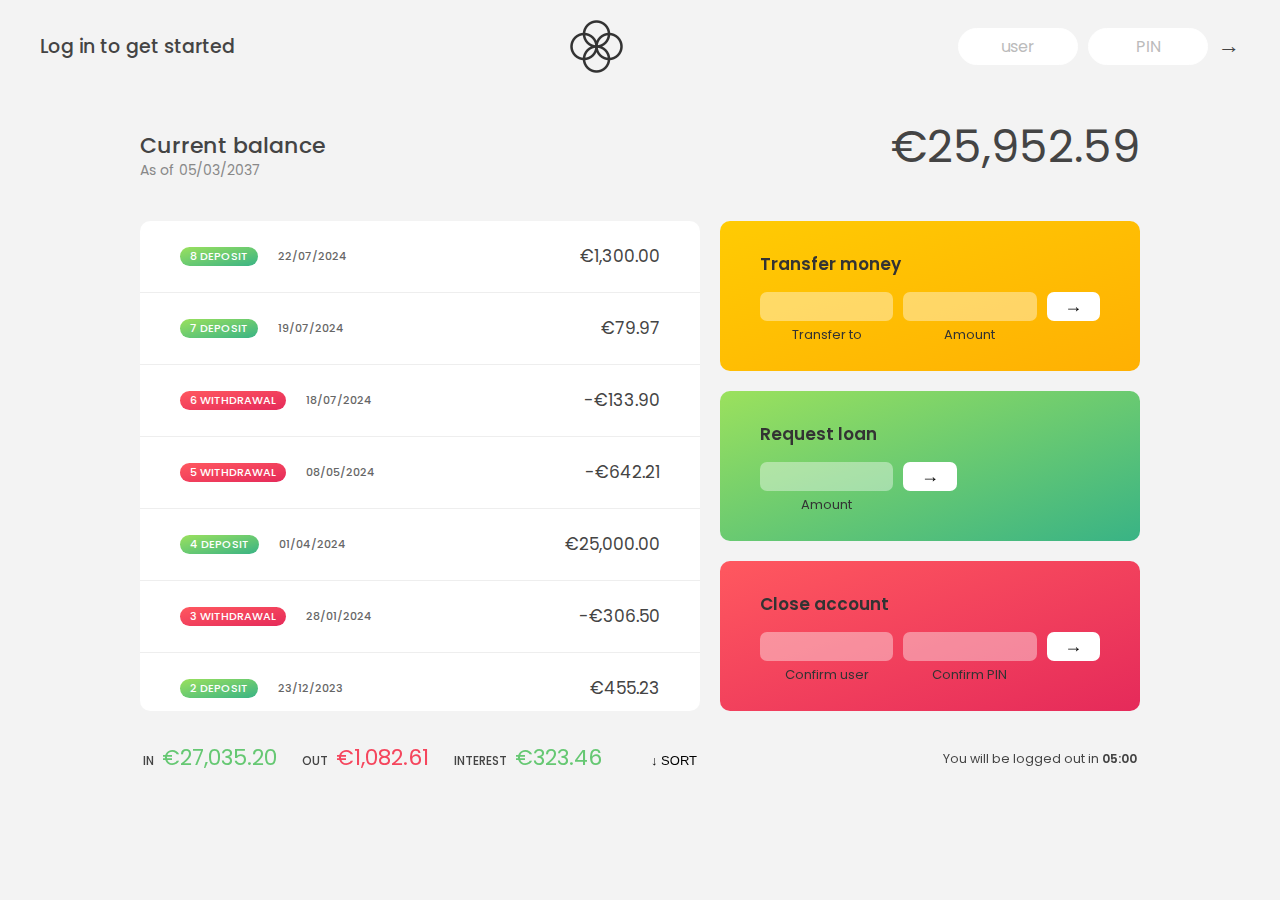
<file: index.html>
<!DOCTYPE html>
<html lang="en">
  <head>
    <meta charset="UTF-8" />
    <meta name="viewport" content="width=device-width, initial-scale=1.0" />
    <meta http-equiv="X-UA-Compatible" content="ie=edge" />
    <link rel="shortcut icon" type="image/png" href="/icon.png" />

    <link
      href="https://fonts.googleapis.com/css?family=Poppins:400,500,600&display=swap"
      rel="stylesheet"
    />

    <link rel="stylesheet" href="style.css" />
    <title>Bankist</title>
  </head>
  <body>
    <!-- TOP NAVIGATION -->
    <nav>
      <p class="welcome">Log in to get started</p>
      <img src="logo.png" alt="Logo" class="logo" />
      <form class="login">
        <input
          type="text"
          placeholder="user"
          class="login__input login__input--user"
        />
        <!-- In practice, use type="password" -->
        <input
          type="password"
          placeholder="PIN"
          maxlength="4"
          class="login__input login__input--pin"
        />
        <button class="login__btn">&rarr;</button>
      </form>
    </nav>

    <main class="app">
      <!-- BALANCE -->
      <div class="balance">
        <div>
          <p class="balance__label">Current balance</p>
          <p class="balance__date">
            As of <span class="date">05/03/2037</span>
          </p>
        </div>
        <p class="balance__value">0000€</p>
      </div>

      <!-- MOVEMENTS -->
      <div class="movements">
        <div class="movements__row">
          <div class="movements__type movements__type--deposit">2 deposit</div>
          <div class="movements__date">3 days ago</div>
          <div class="movements__value">4 000€</div>
        </div>
        <div class="movements__row">
          <div class="movements__type movements__type--withdrawal">
            1 withdrawal
          </div>
          <div class="movements__date">24/01/2037</div>
          <div class="movements__value">-378€</div>
        </div>
      </div>

      <!-- SUMMARY -->
      <div class="summary">
        <p class="summary__label">In</p>
        <p class="summary__value summary__value--in">0000€</p>
        <p class="summary__label">Out</p>
        <p class="summary__value summary__value--out">0000€</p>
        <p class="summary__label">Interest</p>
        <p class="summary__value summary__value--interest">0000€</p>
        <button class="btn--sort">&downarrow; SORT</button>
      </div>

      <!-- OPERATION: TRANSFERS -->
      <div class="operation operation--transfer">
        <h2>Transfer money</h2>
        <form class="form form--transfer">
          <input type="text" class="form__input form__input--to" />
          <input type="number" class="form__input form__input--amount" />
          <button class="form__btn form__btn--transfer">&rarr;</button>
          <label class="form__label">Transfer to</label>
          <label class="form__label">Amount</label>
        </form>
      </div>

      <!-- OPERATION: LOAN -->
      <div class="operation operation--loan">
        <h2>Request loan</h2>
        <form class="form form--loan">
          <input type="number" class="form__input form__input--loan-amount" />
          <button class="form__btn form__btn--loan">&rarr;</button>
          <label class="form__label form__label--loan">Amount</label>
        </form>
      </div>

      <!-- OPERATION: CLOSE -->
      <div class="operation operation--close">
        <h2>Close account</h2>
        <form class="form form--close">
          <input type="text" class="form__input form__input--user" />
          <input
            type="password"
            maxlength="6"
            class="form__input form__input--pin"
          />
          <button class="form__btn form__btn--close">&rarr;</button>
          <label class="form__label">Confirm user</label>
          <label class="form__label">Confirm PIN</label>
        </form>
      </div>

      <!-- LOGOUT TIMER -->
      <p class="logout-timer">
        You will be logged out in <span class="timer">05:00</span>    
      </p>
    </main>
    <script src="script.js"></script>
  </body>
</html>
</file>
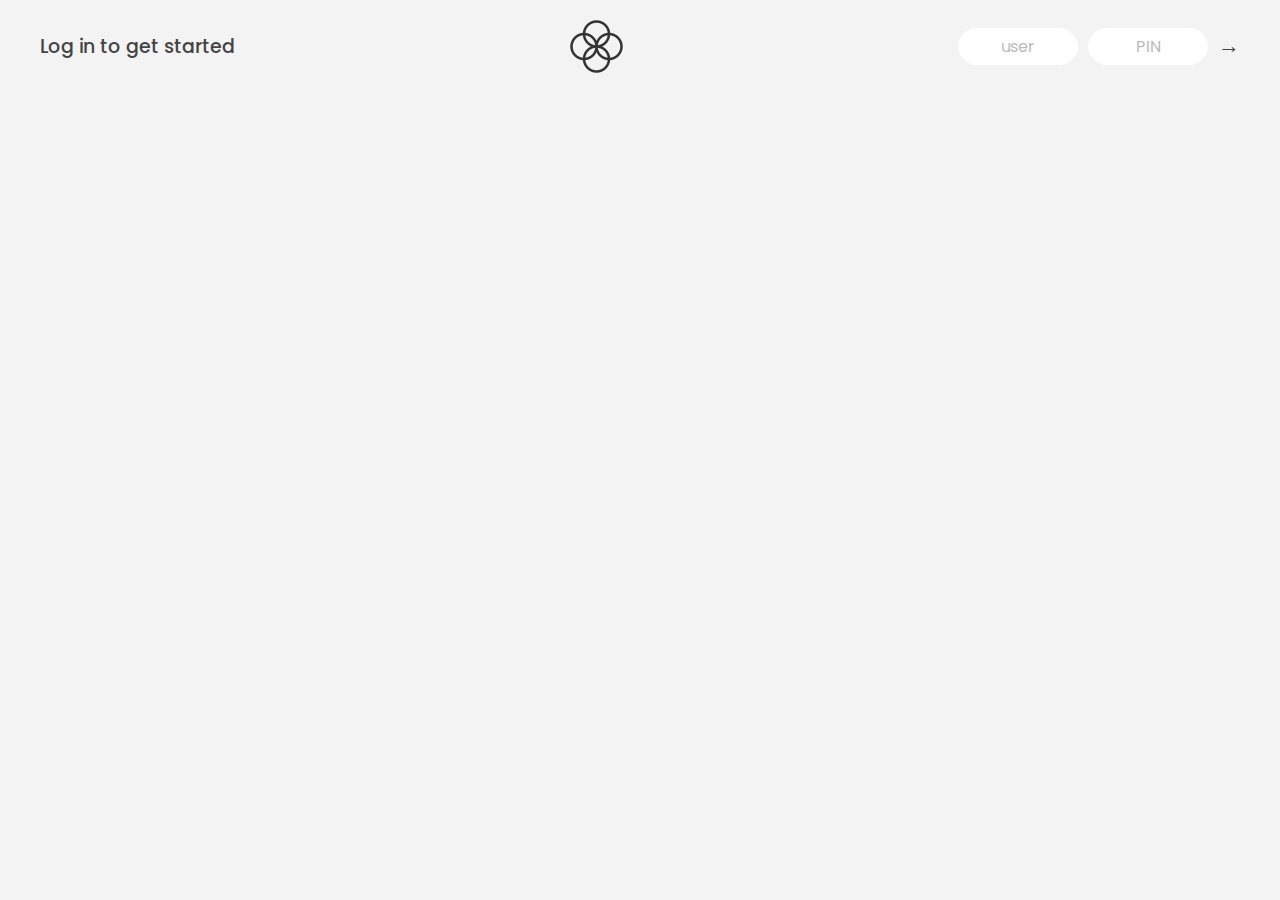
<file: BANKIST APP/index.html>
<!DOCTYPE html>
<html lang="en">
  <head>
    <meta charset="UTF-8" />
    <meta name="viewport" content="width=device-width, initial-scale=1.0" />
    <meta http-equiv="X-UA-Compatible" content="ie=edge" />
    <link rel="shortcut icon" type="image/png" href="/icon.png" />

    <link
      href="https://fonts.googleapis.com/css?family=Poppins:400,500,600&display=swap"
      rel="stylesheet"
    />

    <link rel="stylesheet" href="style.css" />
    <title>Bankist</title>
  </head>
  <body>
    <!-- TOP NAVIGATION -->
    <nav>
      <p class="welcome">Log in to get started</p>
      <img src="logo.png" alt="Logo" class="logo" />
      <form class="login">
        <input
          type="text"
          placeholder="user"
          class="login__input login__input--user"
        />
        <!-- In practice, use type="password" -->
        <input
          type="text"
          placeholder="PIN"
          maxlength="4"
          class="login__input login__input--pin"
        />
        <button class="login__btn">&rarr;</button>
      </form>
    </nav>

    <main class="app">
      <!-- BALANCE -->
      <div class="balance">
        <div>
          <p class="balance__label">Current balance</p>
          <p class="balance__date">
            As of <span class="date">05/03/2037</span>
          </p>
        </div>
        <p class="balance__value">0000€</p>
      </div>

      <!-- MOVEMENTS -->
      <div class="movements">
        <div class="movements__row">
          <div class="movements__type movements__type--deposit">2 deposit</div>
          <div class="movements__date">3 days ago</div>
          <div class="movements__value">4 000€</div>
        </div>
        <div class="movements__row">
          <div class="movements__type movements__type--withdrawal">
            1 withdrawal
          </div>
          <div class="movements__date">24/01/2037</div>
          <div class="movements__value">-378€</div>
        </div>
      </div>

      <!-- SUMMARY -->
      <div class="summary">
        <p class="summary__label">In</p>
        <p class="summary__value summary__value--in">0000€</p>
        <p class="summary__label">Out</p>
        <p class="summary__value summary__value--out">0000€</p>
        <p class="summary__label">Interest</p>
        <p class="summary__value summary__value--interest">0000€</p>
        <button class="btn--sort">&downarrow; SORT</button>
      </div>

      <!-- OPERATION: TRANSFERS -->
      <div class="operation operation--transfer">
        <h2>Transfer money</h2>
        <form class="form form--transfer">
          <input type="text" class="form__input form__input--to" />
          <input type="number" class="form__input form__input--amount" />
          <button class="form__btn form__btn--transfer">&rarr;</button>
          <label class="form__label">Transfer to</label>
          <label class="form__label">Amount</label>
        </form>
      </div>

      <!-- OPERATION: LOAN -->
      <div class="operation operation--loan">
        <h2>Request loan</h2>
        <form class="form form--loan">
          <input type="number" class="form__input form__input--loan-amount" />
          <button class="form__btn form__btn--loan">&rarr;</button>
          <label class="form__label form__label--loan">Amount</label>
        </form>
      </div>

      <!-- OPERATION: CLOSE -->
      <div class="operation operation--close">
        <h2>Close account</h2>
        <form class="form form--close">
          <input type="text" class="form__input form__input--user" />
          <input
            type="password"
            maxlength="6"
            class="form__input form__input--pin"
          />
          <button class="form__btn form__btn--close">&rarr;</button>
          <label class="form__label">Confirm user</label>
          <label class="form__label">Confirm PIN</label>
        </form>
      </div>

      <!-- LOGOUT TIMER -->
      <p class="logout-timer">
        You will be logged out in <span class="timer">05:00</span>
      </p>
    </main>

    <!-- <footer>
      &copy; by Jonas Schmedtmann. Don't claim as your own :)
    </footer> -->

    <script src="script.js"></script>
  </body>
</html>
</file>
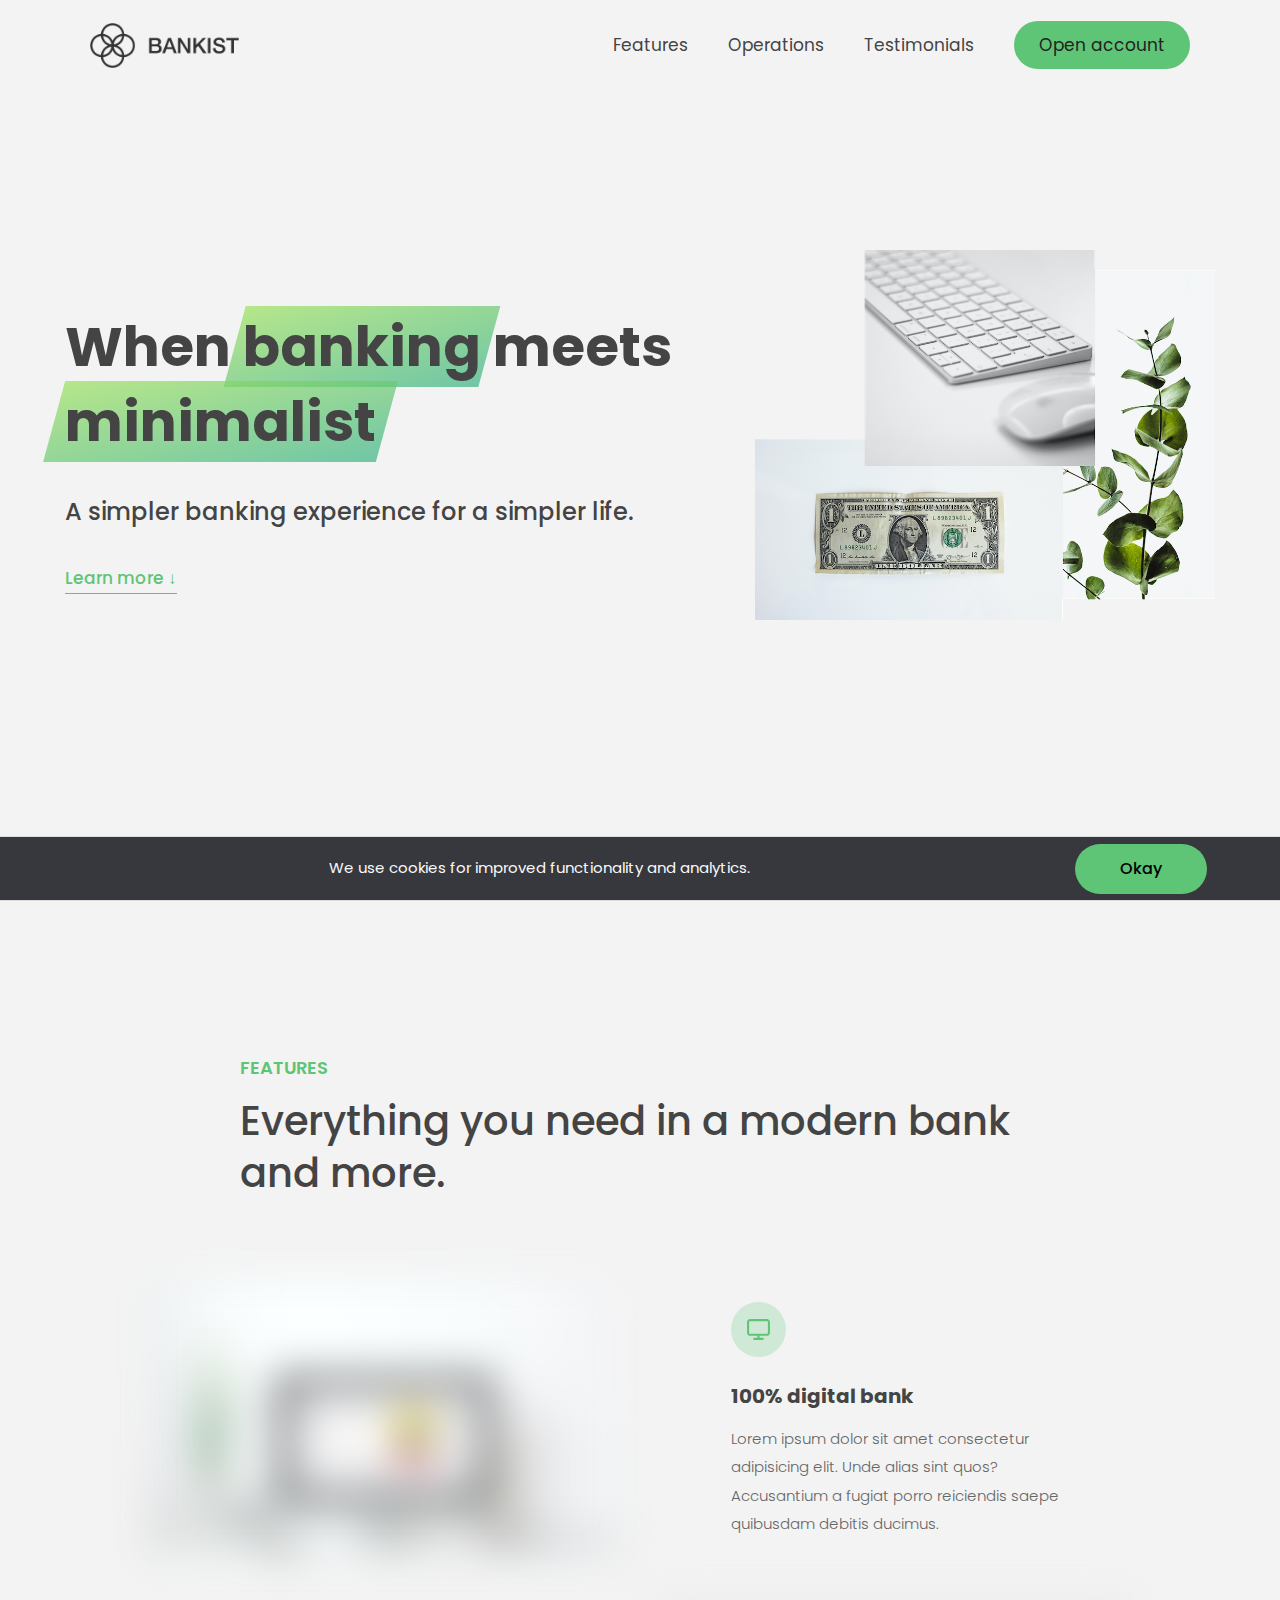
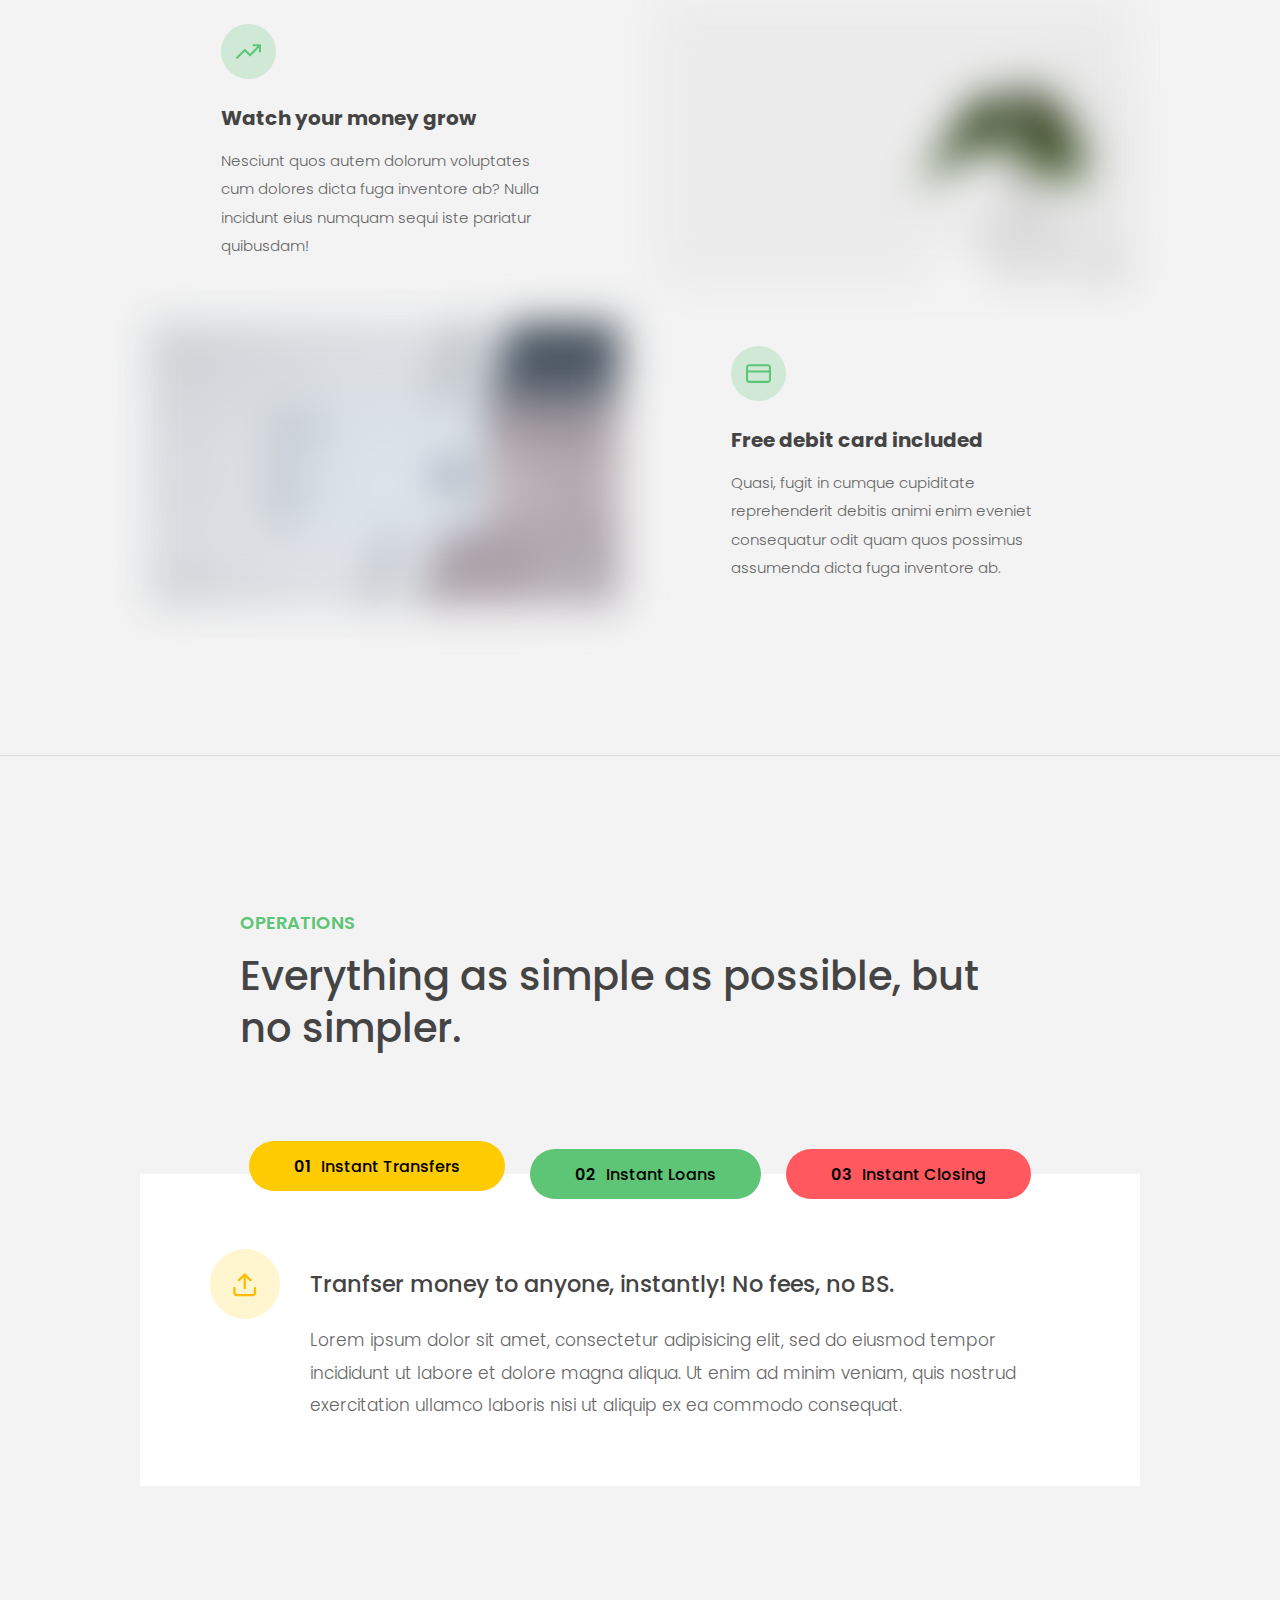
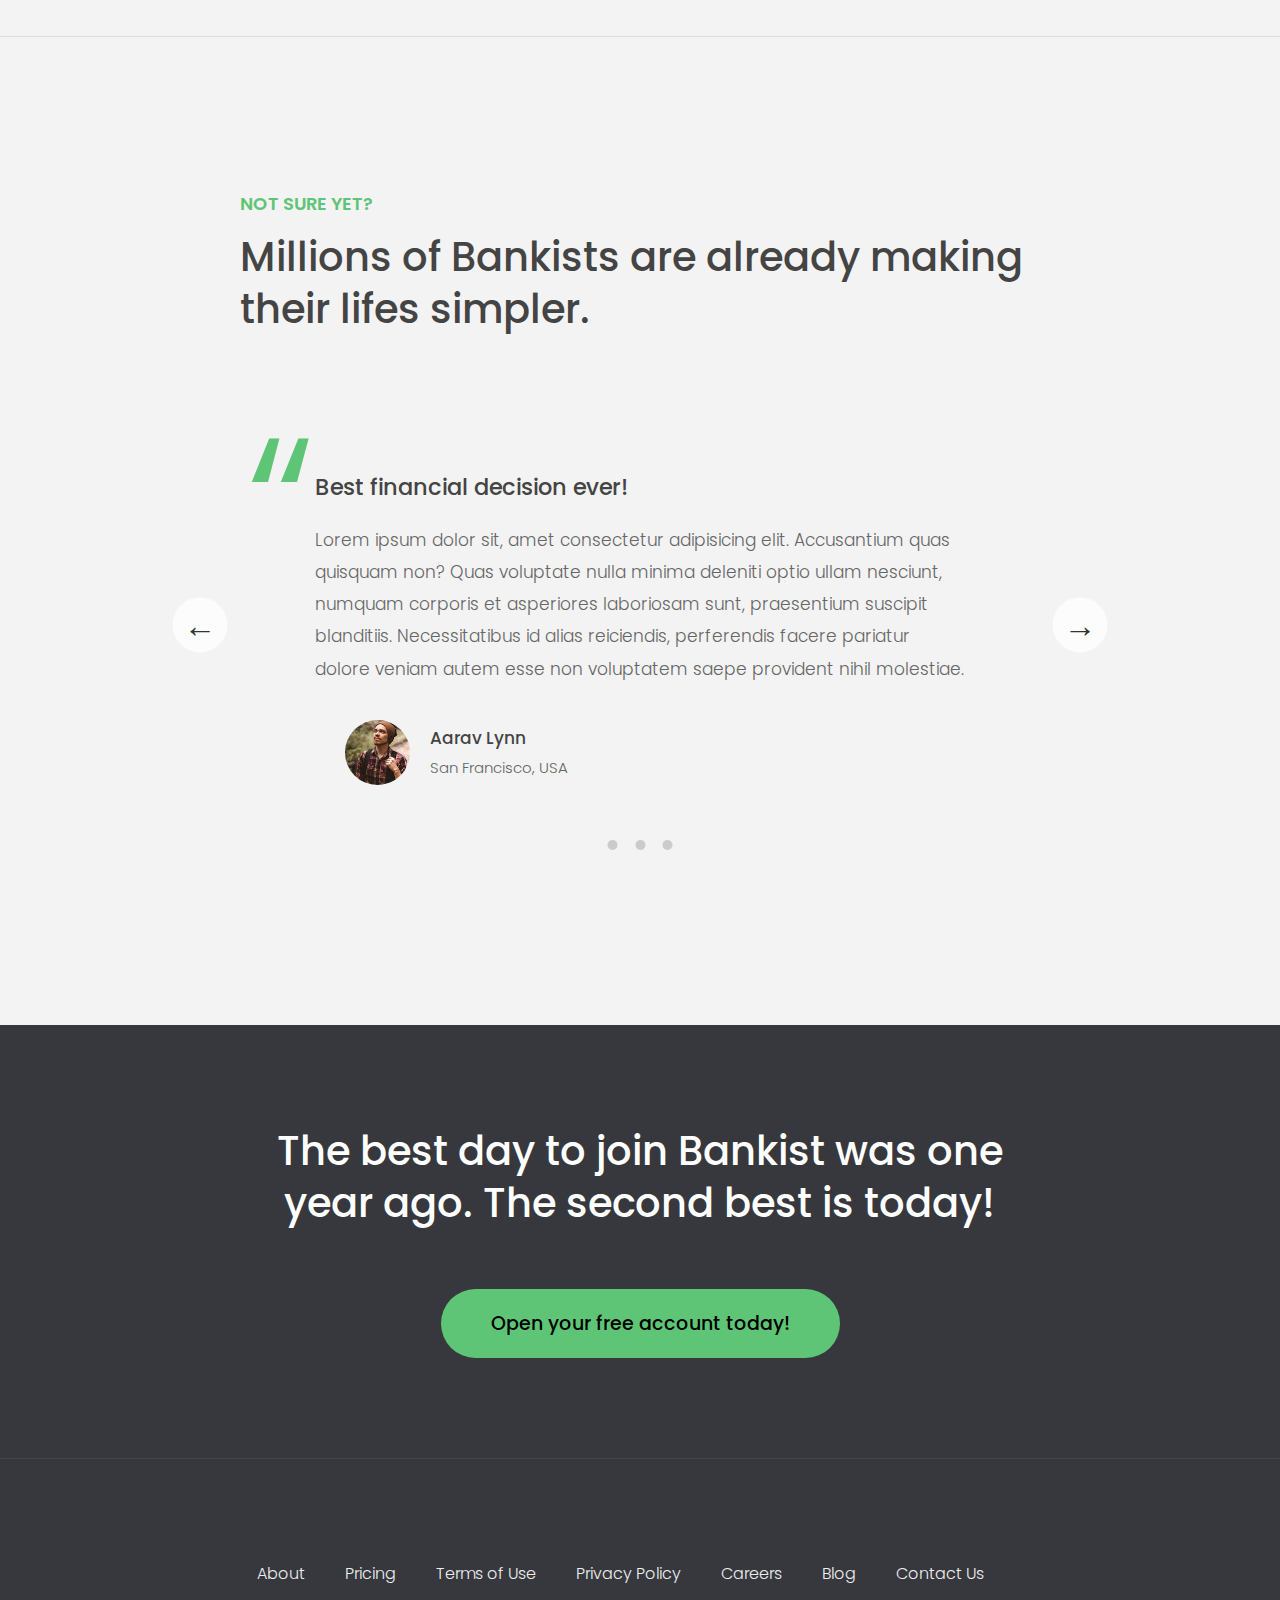
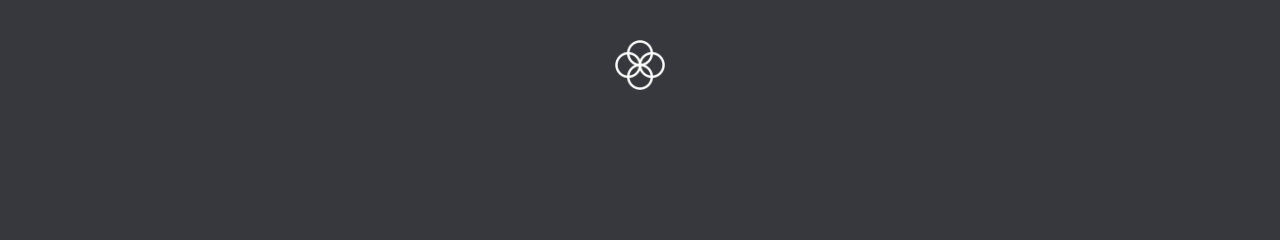
<file: BANKIST WEB PAGE/index.html>
<!DOCTYPE html>
<html lang="en">
  <head>
    <meta charset="UTF-8" />
    <meta name="viewport" content="width=device-width, initial-scale=1.0" />
    <meta http-equiv="X-UA-Compatible" content="ie=edge" />
    <link rel="shortcut icon" type="image/png" href="img/icon.png" />

    <link
      href="https://fonts.googleapis.com/css?family=Poppins:300,400,500,600&display=swap"
      rel="stylesheet"
    />
    <script defer src="script.js"></script>
    <link rel="stylesheet" href="style.css" />
    <title>Bankist | When Banking meets Minimalist</title>
  </head>
  <body>
    <header class="header">
      <nav class="nav">
        <img
          src="img/logo.png"
          alt="Bankist logo"
          class="nav__logo"
          id="logo"
        />


        <ul class="nav__links">
          <li class="nav__item">
            <a class="nav__link" href="#section--1">Features</a>
          </li>
          <li class="nav__item">
            <a class="nav__link" href="#section--2">Operations</a>
          </li>
          <li class="nav__item">
            <a class="nav__link" href="#section--3">Testimonials</a>
          </li>
          <li class="nav__item">
            <a class="nav__link nav__link--btn btn--show-modal" href="#"
              >Open account</a
            >
          </li>
        </ul>
      </nav>

      <div class="header__title">
        <h1>
          When
          <!-- Green highlight effect -->
          <span class="highlight">banking</span>
          meets<br />
          <span class="highlight">minimalist</span>
        </h1>
        <h4>A simpler banking experience for a simpler life.</h4>
        <button class="btn--text btn--scroll-to">Learn more &DownArrow;</button>
        <img
          src="img/hero.png"
          class="header__img"
          alt="Minimalist bank items"
        />
      </div>
    </header>

    <section class="section" id="section--1">
      <div class="section__title">
        <h2 class="section__description">Features</h2>
        <h3 class="section__header">
          Everything you need in a modern bank and more.
        </h3>
      </div>

      <div class="features">
        <img
          src="img/digital-lazy.jpg"
          data-src="img/digital.jpg"
          alt="Computer"
          class="features__img lazy-img"
        />
        <div class="features__feature">
          <div class="features__icon">
            <svg>
              <use xlink:href="img/icons.svg#icon-monitor"></use>
            </svg>
          </div>
          <h5 class="features__header">100% digital bank</h5>
          <p>
            Lorem ipsum dolor sit amet consectetur adipisicing elit. Unde alias
            sint quos? Accusantium a fugiat porro reiciendis saepe quibusdam
            debitis ducimus.
          </p>
        </div>

        <div class="features__feature">
          <div class="features__icon">
            <svg>
              <use xlink:href="img/icons.svg#icon-trending-up"></use>
            </svg>
          </div>
          <h5 class="features__header">Watch your money grow</h5>
          <p>
            Nesciunt quos autem dolorum voluptates cum dolores dicta fuga
            inventore ab? Nulla incidunt eius numquam sequi iste pariatur
            quibusdam!
          </p>
        </div>
        <img
          src="img/grow-lazy.jpg"
          data-src="img/grow.jpg"
          alt="Plant"
          class="features__img lazy-img"
        />

        <img
          src="img/card-lazy.jpg"
          data-src="img/card.jpg"
          alt="Credit card"
          class="features__img lazy-img"
        />
        <div class="features__feature">
          <div class="features__icon">
            <svg>
              <use xlink:href="img/icons.svg#icon-credit-card"></use>
            </svg>
          </div>
          <h5 class="features__header">Free debit card included</h5>
          <p>
            Quasi, fugit in cumque cupiditate reprehenderit debitis animi enim
            eveniet consequatur odit quam quos possimus assumenda dicta fuga
            inventore ab.
          </p>
        </div>
      </div>
    </section>

    <section class="section" id="section--2">
      <div class="section__title">
        <h2 class="section__description">Operations</h2>
        <h3 class="section__header">
          Everything as simple as possible, but no simpler.
        </h3>
      </div>

      <div class="operations">
        <div class="operations__tab-container">
          <button
            class="btn operations__tab operations__tab--1 operations__tab--active"
            data-tab="1"
          >
            <span>01</span>Instant Transfers
          </button>
          <button class="btn operations__tab operations__tab--2" data-tab="2">
            <span>02</span>Instant Loans
          </button>
          <button class="btn operations__tab operations__tab--3" data-tab="3">
            <span>03</span>Instant Closing
          </button>
        </div>
        <div
          class="operations__content operations__content--1 operations__content--active"
        >
          <div class="operations__icon operations__icon--1">
            <svg>
              <use xlink:href="img/icons.svg#icon-upload"></use>
            </svg>
          </div>
          <h5 class="operations__header">
            Tranfser money to anyone, instantly! No fees, no BS.
          </h5>
          <p>
            Lorem ipsum dolor sit amet, consectetur adipisicing elit, sed do
            eiusmod tempor incididunt ut labore et dolore magna aliqua. Ut enim
            ad minim veniam, quis nostrud exercitation ullamco laboris nisi ut
            aliquip ex ea commodo consequat.
          </p>
        </div>

        <div class="operations__content operations__content--2">
          <div class="operations__icon operations__icon--2">
            <svg>
              <use xlink:href="img/icons.svg#icon-home"></use>
            </svg>
          </div>
          <h5 class="operations__header">
            Buy a home or make your dreams come true, with instant loans.
          </h5>
          <p>
            Duis aute irure dolor in reprehenderit in voluptate velit esse
            cillum dolore eu fugiat nulla pariatur. Excepteur sint occaecat
            cupidatat non proident, sunt in culpa qui officia deserunt mollit
            anim id est laborum.
          </p>
        </div>
        <div class="operations__content operations__content--3">
          <div class="operations__icon operations__icon--3">
            <svg>
              <use xlink:href="img/icons.svg#icon-user-x"></use>
            </svg>
          </div>
          <h5 class="operations__header">
            No longer need your account? No problem! Close it instantly.
          </h5>
          <p>
            Excepteur sint occaecat cupidatat non proident, sunt in culpa qui
            officia deserunt mollit anim id est laborum. Ut enim ad minim
            veniam, quis nostrud exercitation ullamco laboris nisi ut aliquip ex
            ea commodo consequat.
          </p>
        </div>
      </div>
    </section>

    <section class="section" id="section--3">
      <div class="section__title section__title--testimonials">
        <h2 class="section__description">Not sure yet?</h2>
        <h3 class="section__header">
          Millions of Bankists are already making their lifes simpler.
        </h3>
      </div>    

      <div class="slider">
        <div class="slide slide--1">
          <div class="testimonial">
            <h5 class="testimonial__header">Best financial decision ever!</h5>
            <blockquote class="testimonial__text">
              Lorem ipsum dolor sit, amet consectetur adipisicing elit.
              Accusantium quas quisquam non? Quas voluptate nulla minima
              deleniti optio ullam nesciunt, numquam corporis et asperiores
              laboriosam sunt, praesentium suscipit blanditiis. Necessitatibus
              id alias reiciendis, perferendis facere pariatur dolore veniam
              autem esse non voluptatem saepe provident nihil molestiae.
            </blockquote>
            <address class="testimonial__author">
              <img src="img/user-1.jpg" alt="" class="testimonial__photo" />
              <h6 class="testimonial__name">Aarav Lynn</h6>
              <p class="testimonial__location">San Francisco, USA</p>
            </address>
          </div>
        </div>

        <div class="slide slide--2">
          <div class="testimonial">
            <h5 class="testimonial__header">
              The last step to becoming a complete minimalist
            </h5>
            <blockquote class="testimonial__text">
              Quisquam itaque deserunt ullam, quia ea repellendus provident,
              ducimus neque ipsam modi voluptatibus doloremque, corrupti
              laborum. Incidunt numquam perferendis veritatis neque repellendus.
              Lorem, ipsum dolor sit amet consectetur adipisicing elit. Illo
              deserunt exercitationem deleniti.
            </blockquote>
            <address class="testimonial__author">
              <img src="img/user-2.jpg" alt="" class="testimonial__photo" />
              <h6 class="testimonial__name">Miyah Miles</h6>
              <p class="testimonial__location">London, UK</p>
            </address>
          </div>
        </div>

        <div class="slide slide--3">
          <div class="testimonial">
            <h5 class="testimonial__header">
              Finally free from old-school banks
            </h5>
            <blockquote class="testimonial__text">
              Debitis, nihil sit minus suscipit magni aperiam vel tenetur
              incidunt commodi architecto numquam omnis nulla autem,
              necessitatibus blanditiis modi similique quidem. Odio aliquam
              culpa dicta beatae quod maiores ipsa minus consequatur error sunt,
              deleniti saepe aliquid quos inventore sequi. Necessitatibus id
              alias reiciendis, perferendis facere.
            </blockquote>
            <address class="testimonial__author">
              <img src="img/user-3.jpg" alt="" class="testimonial__photo" />
              <h6 class="testimonial__name">Francisco Gomes</h6>
              <p class="testimonial__location">Lisbon, Portugal</p>
            </address>
          </div>
        </div>

        <!-- <div class="slide"><img src="img/img-1.jpg" alt="Photo 1" /></div>
        <div class="slide"><img src="img/img-2.jpg" alt="Photo 2" /></div>
        <div class="slide"><img src="img/img-3.jpg" alt="Photo 3" /></div>
        <div class="slide"><img src="img/img-4.jpg" alt="Photo 4" /></div> -->
        <button class="slider__btn slider__btn--left">&larr;</button>
        <button class="slider__btn slider__btn--right">&rarr;</button>
        <div class="dots"></div>
      </div>
    </section>

    <section class="section section--sign-up">
      <div class="section__title">
        <h3 class="section__header">
          The best day to join Bankist was one year ago. The second best is
          today!
        </h3>
      </div>
      <button class="btn btn--show-modal">Open your free account today!</button>
    </section>

    <!--
    <section class="section section--sign-up">
      <div class="section__title">
        <h3 class="section__header">
          The best day to join Bankist was one year ago. The second best is
          today!
        </h3>
      </div>
      <button class="btn btn--show-modal">Open your free account today!</button>
    </section>
    -->

    <footer class="footer">
      <ul class="footer__nav">
        <li class="footer__item">
          <a class="footer__link" href="#">About</a>
        </li>
        <li class="footer__item">
          <a class="footer__link" href="#">Pricing</a>
        </li>
        <li class="footer__item">
          <a class="footer__link" href="#">Terms of Use</a>
        </li>
        <li class="footer__item">
          <a class="footer__link" href="#">Privacy Policy</a>
        </li>
        <li class="footer__item">
          <a class="footer__link" href="#">Careers</a>
        </li>
        <li class="footer__item">
          <a class="footer__link" href="#">Blog</a>
        </li>
        <li class="footer__item">
          <a class="footer__link" href="#">Contact Us</a>
        </li>
      </ul>
      <img src="img/icon.png" alt="Logo" class="footer__logo" />
    </footer>




    <div class="modal hidden">
      <button class="btn--close-modal">&times;</button>
      <h2 class="modal__header">
        Open your bank account <br />
        in just <span class="highlight">5 minutes</span>
      </h2>
      <form class="modal__form">
        <label>First Name</label>
        <input type="text" />
        <label>Last Name</label>
        <input type="text" />
        <label>Email Address</label>
        <input type="email" />
        <button class="btn">Next step &rarr;</button>
      </form>
    </div>
    <div class="overlay hidden"></div>


  </body>
</html>
</file>
<file: style.css>
/*
 * Use this CSS to learn some intersting techniques,
 * in case you're wondering how I built the UI.
 * Have fun! 😁
 */

 * {
  margin: 0;
  padding: 0;
  box-sizing: inherit;
}

html {
  font-size: 62.5%;
  box-sizing: border-box;
}

body {
  font-family: "Poppins", sans-serif;
  color: #444;
  background-color: #f3f3f3;
  height: 100vh;
  padding: 2rem;
}

nav {
  display: flex;
  justify-content: space-between;
  align-items: center;
  padding: 0 2rem;
}

.welcome {
  font-size: 1.9rem;
  font-weight: 500;
}

.logo {
  height: 5.25rem;
}

.login {
  display: flex;
}

.login__input {
  border: none;
  padding: 0.5rem 2rem;
  font-size: 1.6rem;
  font-family: inherit;
  text-align: center;
  width: 12rem;
  border-radius: 10rem;
  margin-right: 1rem;
  color: inherit;
  border: 1px solid #fff;
  transition: all 0.3s;
}

.login__input:focus {
  outline: none;
  border: 1px solid #ccc;
}

.login__input::placeholder {
  color: #bbb;
}

.login__btn {
  border: none;
  background: none;
  font-size: 2.2rem;
  color: inherit;
  cursor: pointer;
  transition: all 0.3s;
}

.login__btn:hover,
.login__btn:focus,
.btn--sort:hover,
.btn--sort:focus {
  outline: none;
  color: #777;
}

/* MAIN */
.app {
  position: relative;
  max-width: 100rem;
  margin: 4rem auto;
  display: grid;
  grid-template-columns: 4fr 3fr;
  grid-template-rows: auto repeat(3, 15rem) auto;
  gap: 2rem;

  /* NOTE This creates the fade in/out anumation 
  opacity: 0; */
  transition: all 1s;
}

.balance {
  grid-column: 1 / span 2;
  display: flex;
  align-items: flex-end;
  justify-content: space-between;
  margin-bottom: 2rem;
}

.balance__label {
  font-size: 2.2rem;
  font-weight: 500;
  margin-bottom: -0.2rem;
}

.balance__date {
  font-size: 1.4rem;
  color: #888;
}

.balance__value {
  font-size: 4.5rem;
  font-weight: 400;
}

/* MOVEMENTS */
.movements {
  grid-row: 2 / span 3;
  background-color: #fff;
  border-radius: 1rem;
  overflow: scroll;
}

.movements__row {
  padding: 2.25rem 4rem;
  display: flex;
  align-items: center;
  border-bottom: 1px solid #eee;
}

.movements__type {
  font-size: 1.1rem;
  text-transform: uppercase;
  font-weight: 500;
  color: #fff;
  padding: 0.1rem 1rem;
  border-radius: 10rem;
  margin-right: 2rem;
}

.movements__date {
  font-size: 1.1rem;
  text-transform: uppercase;
  font-weight: 500;
  color: #666;
}

.movements__type--deposit {
  background-image: linear-gradient(to top left, #39b385, #9be15d);
}

.movements__type--withdrawal {
  background-image: linear-gradient(to top left, #e52a5a, #ff585f);
}

.movements__value {
  font-size: 1.7rem;
  margin-left: auto;
}

/* SUMMARY */
.summary {
  grid-row: 5 / 6;
  display: flex;
  align-items: baseline;
  padding: 0 0.3rem;
  margin-top: 1rem;
}

.summary__label {
  font-size: 1.2rem;
  font-weight: 500;
  text-transform: uppercase;
  margin-right: 0.8rem;
}

.summary__value {
  font-size: 2.2rem;
  margin-right: 2.5rem;
}

.summary__value--in,
.summary__value--interest {
  color: #66c873;
}

.summary__value--out {
  color: #f5465d;
}

.btn--sort {
  margin-left: auto;
  border: none;
  background: none;
  font-size: 1.3rem;
  font-weight: 500;
  cursor: pointer;
}

/* OPERATIONS */
.operation {
  border-radius: 1rem;
  padding: 3rem 4rem;
  color: #333;
}

.operation--transfer {
  background-image: linear-gradient(to top left, #ffb003, #ffcb03);
}

.operation--loan {
  background-image: linear-gradient(to top left, #39b385, #9be15d);
}

.operation--close {
  background-image: linear-gradient(to top left, #e52a5a, #ff585f);
}

h2 {
  margin-bottom: 1.5rem;
  font-size: 1.7rem;
  font-weight: 600;
  color: #333;
}

.form {
  display: grid;
  grid-template-columns: 2.5fr 2.5fr 1fr;
  grid-template-rows: auto auto;
  gap: 0.4rem 1rem;
}

/* Exceptions for interst */
.form.form--loan {
  grid-template-columns: 2.5fr 1fr 2.5fr;
}
.form__label--loan {
  grid-row: 2;
}
/* End exceptions */

.form__input {
  width: 100%;
  border: none;
  background-color: rgba(255, 255, 255, 0.4);
  font-family: inherit;
  font-size: 1.5rem;
  text-align: center;
  color: #333;
  padding: 0.3rem 1rem;
  border-radius: 0.7rem;
  transition: all 0.3s;
}

.form__input:focus {
  outline: none;
  background-color: rgba(255, 255, 255, 0.6);
}

.form__label {
  font-size: 1.3rem;
  text-align: center;
}

.form__btn {
  border: none;
  border-radius: 0.7rem;
  font-size: 1.8rem;
  background-color: #fff;
  cursor: pointer;
  transition: all 0.3s;
}

.form__btn:focus {
  outline: none;
  background-color: rgba(255, 255, 255, 0.8);
}

.logout-timer {
  padding: 0 0.3rem;
  margin-top: 1.9rem;
  text-align: right;
  font-size: 1.25rem;
}

.timer {
  font-weight: 600;
}
</file>
<file: BANKIST APP/style.css>
/*
 * Use this CSS to learn some intersting techniques,
 * in case you're wondering how I built the UI.
 * Have fun! 😁
 */

 * {
  margin: 0;
  padding: 0;
  box-sizing: inherit;
}

html {
  font-size: 62.5%;
  box-sizing: border-box;
}

body {
  font-family: "Poppins", sans-serif;
  color: #444;
  background-color: #f3f3f3;
  height: 100vh;
  padding: 2rem;
}

nav {
  display: flex;
  justify-content: space-between;
  align-items: center;
  padding: 0 2rem;
}

.welcome {
  font-size: 1.9rem;
  font-weight: 500;
}

.logo {
  height: 5.25rem;
}

.login {
  display: flex;
}

.login__input {
  border: none;
  padding: 0.5rem 2rem;
  font-size: 1.6rem;
  font-family: inherit;
  text-align: center;
  width: 12rem;
  border-radius: 10rem;
  margin-right: 1rem;
  color: inherit;
  border: 1px solid #fff;
  transition: all 0.3s;
}

.login__input:focus {
  outline: none;
  border: 1px solid #ccc;
}

.login__input::placeholder {
  color: #bbb;
}

.login__btn {
  border: none;
  background: none;
  font-size: 2.2rem;
  color: inherit;
  cursor: pointer;
  transition: all 0.3s;
}

.login__btn:hover,
.login__btn:focus,
.btn--sort:hover,
.btn--sort:focus {
  outline: none;
  color: #777;
}

/* MAIN */
.app {
  position: relative;
  max-width: 100rem;
  margin: 4rem auto;
  display: grid;
  grid-template-columns: 4fr 3fr;
  grid-template-rows: auto repeat(3, 15rem) auto;
  gap: 2rem;

  /* NOTE This creates the fade in/out animation  */
  opacity: 0; 
  transition: all 1s;
}

.balance {
  grid-column: 1 / span 2;
  display: flex;
  align-items: flex-end;
  justify-content: space-between;
  margin-bottom: 2rem;
}

.balance__label {
  font-size: 2.2rem;
  font-weight: 500;
  margin-bottom: -0.2rem;
}

.balance__date {
  font-size: 1.4rem;
  color: #888;
}

.balance__value {
  font-size: 4.5rem;
  font-weight: 400;
}

/* MOVEMENTS */
.movements {
  grid-row: 2 / span 3;
  background-color: #fff;
  border-radius: 1rem;
  overflow: scroll;
}

.movements__row {
  padding: 2.25rem 4rem;
  display: flex;
  align-items: center;
  border-bottom: 1px solid #eee;
}

.movements__type {
  font-size: 1.1rem;
  text-transform: uppercase;
  font-weight: 500;
  color: #fff;
  padding: 0.1rem 1rem;
  border-radius: 10rem;
  margin-right: 2rem;
}

.movements__date {
  font-size: 1.1rem;
  text-transform: uppercase;
  font-weight: 500;
  color: #666;
}

.movements__type--deposit {
  background-image: linear-gradient(to top left, #39b385, #9be15d);
}

.movements__type--withdrawal {
  background-image: linear-gradient(to top left, #e52a5a, #ff585f);
}

.movements__value {
  font-size: 1.7rem;
  margin-left: auto;
}

/* SUMMARY */
.summary {
  grid-row: 5 / 6;
  display: flex;
  align-items: baseline;
  padding: 0 0.3rem;
  margin-top: 1rem;
}

.summary__label {
  font-size: 1.2rem;
  font-weight: 500;
  text-transform: uppercase;
  margin-right: 0.8rem;
}

.summary__value {
  font-size: 2.2rem;
  margin-right: 2.5rem;
}

.summary__value--in,
.summary__value--interest {
  color: #66c873;
}

.summary__value--out {
  color: #f5465d;
}

.btn--sort {
  margin-left: auto;
  border: none;
  background: none;
  font-size: 1.3rem;
  font-weight: 500;
  cursor: pointer;
}

/* OPERATIONS */
.operation {
  border-radius: 1rem;
  padding: 3rem 4rem;
  color: #333;
}

.operation--transfer {
  background-image: linear-gradient(to top left, #ffb003, #ffcb03);
}

.operation--loan {
  background-image: linear-gradient(to top left, #39b385, #9be15d);
}

.operation--close {
  background-image: linear-gradient(to top left, #e52a5a, #ff585f);
}

h2 {
  margin-bottom: 1.5rem;
  font-size: 1.7rem;
  font-weight: 600;
  color: #333;
}

.form {
  display: grid;
  grid-template-columns: 2.5fr 2.5fr 1fr;
  grid-template-rows: auto auto;
  gap: 0.4rem 1rem;
}

/* Exceptions for interst */
.form.form--loan {
  grid-template-columns: 2.5fr 1fr 2.5fr;
}
.form__label--loan {
  grid-row: 2;
}
/* End exceptions */

.form__input {
  width: 100%;
  border: none;
  background-color: rgba(255, 255, 255, 0.4);
  font-family: inherit;
  font-size: 1.5rem;
  text-align: center;
  color: #333;
  padding: 0.3rem 1rem;
  border-radius: 0.7rem;
  transition: all 0.3s;
}

.form__input:focus {
  outline: none;
  background-color: rgba(255, 255, 255, 0.6);
}

.form__label {
  font-size: 1.3rem;
  text-align: center;
}

.form__btn {
  border: none;
  border-radius: 0.7rem;
  font-size: 1.8rem;
  background-color: #fff;
  cursor: pointer;
  transition: all 0.3s;
}

.form__btn:focus {
  outline: none;
  background-color: rgba(255, 255, 255, 0.8);
}

.logout-timer {
  padding: 0 0.3rem;
  margin-top: 1.9rem;
  text-align: right;
  font-size: 1.25rem;
}

.timer {
  font-weight: 600;
}
</file>
<file: BANKIST WEB PAGE/style.css>
/* The page is NOT responsive. You can implement responsiveness yourself if you wanna have some fun 😃 */

:root {
  --color-primary: #5ec576;
  --color-secondary: #ffcb03;
  --color-tertiary: #ff585f;
  --color-primary-darker: #4bbb7d;
  --color-secondary-darker: #ffbb00;
  --color-tertiary-darker: #fd424b;
  --color-primary-opacity: #5ec5763a;
  --color-secondary-opacity: #ffcd0331;
  --color-tertiary-opacity: #ff58602d;
  --gradient-primary: linear-gradient(to top left, #39b385, #9be15d);
  --gradient-secondary: linear-gradient(to top left, #ffb003, #ffcb03);
}

* {
  margin: 0;
  padding: 0;
  box-sizing: inherit;
}

html {
  font-size: 62.5%;
  box-sizing: border-box;
}

body {
  font-family: 'Poppins', sans-serif;
  font-weight: 300;
  color: #444;
  line-height: 1.9;
  background-color: #f3f3f3;
}

/* GENERAL ELEMENTS */
.section {
  padding: 15rem 3rem;
  border-top: 1px solid #ddd;

  transition: transform 1s, opacity 1s;
}

.section--hidden {
  opacity: 0;
  transform: translateY(8rem);
}

.section__title {
  max-width: 80rem;
  margin: 0 auto 8rem auto;
}

.section__description {
  font-size: 1.8rem;
  font-weight: 600;
  text-transform: uppercase;
  color: var(--color-primary);
  margin-bottom: 1rem;
}

.section__header {
  font-size: 4rem;
  line-height: 1.3;
  font-weight: 500;
}

.btn {
  display: inline-block;
  background-color: var(--color-primary);
  font-size: 1.6rem;
  font-family: inherit;
  font-weight: 500;
  border: none;
  padding: 1.25rem 4.5rem;
  border-radius: 10rem;
  cursor: pointer;
  transition: all 0.3s;
}

.btn:hover {
  background-color: var(--color-primary-darker);
}

.btn--text {
  display: inline-block;
  background: none;
  font-size: 1.7rem;
  font-family: inherit;
  font-weight: 500;
  color: var(--color-primary);
  border: none;
  border-bottom: 1px solid currentColor;
  padding-bottom: 2px;
  cursor: pointer;
  transition: all 0.3s;
}

p {
  color: #666;
}

/* HELPER/SETTINGS CLASSES */

/* This is BAD for accessibility! Don't do in the real world! */
button:focus {
  outline: none;
}

img {
  transition: filter 0.5s;
}

.lazy-img {
  filter: blur(20px);
}

/* NAVIGATION */
.nav {
  display: flex;
  justify-content: space-between;
  align-items: center;
  height: 9rem;
  width: 100%;
  padding: 0 6rem;
  z-index: 100;
}

/* nav and stickly class at the same time */
.nav.sticky {
  position: fixed;
  background-color: rgba(255, 255, 255, 0.95);
}

.nav__logo {
  height: 4.5rem;
  transition: all 0.3s;
}

.nav__links {
  display: flex;
  align-items: center;
  list-style: none;
}

.nav__item {
  margin-left: 4rem;
}

.nav__link:link,
.nav__link:visited {
  font-size: 1.7rem;
  font-weight: 400;
  color: inherit;
  text-decoration: none;
  display: block;
  transition: all 0.3s;
}

.nav__link--btn:link,
.nav__link--btn:visited {
  padding: 0.8rem 2.5rem;
  border-radius: 3rem;
  background-color: var(--color-primary);
  color: #222;
}

.nav__link--btn:hover,
.nav__link--btn:active {
  color: inherit;
  background-color: var(--color-primary-darker);
  color: #333;
}

/* HEADER */
.header {
  padding: 0 3rem;
  height: 100vh;
  display: flex;
  flex-direction: column;
  align-items: center;
}

.header__title {
  flex: 1;

  max-width: 115rem;
  display: grid;
  grid-template-columns: 3fr 2fr;
  row-gap: 3rem;
  align-content: center;
  justify-content: center;

  align-items: start;
  justify-items: start;
}

h1 {
  font-size: 5.5rem;
  line-height: 1.35;
}

h4 {
  font-size: 2.4rem;
  font-weight: 500;
}

.header__img {
  width: 100%;
  grid-column: 2 / 3;
  grid-row: 1 / span 4;
  transform: translateY(-6rem);
}

.highlight {
  position: relative;
}

.highlight::after {
  display: block;
  content: '';
  position: absolute;
  bottom: 0;
  left: 0;
  height: 100%;
  width: 100%;
  z-index: -1;
  opacity: 0.7;
  transform: scale(1.07, 1.05) skewX(-15deg);
  background-image: var(--gradient-primary);
}

/* FEATURES */
.features {
  display: grid;
  grid-template-columns: 1fr 1fr;
  gap: 4rem;
  margin: 0 12rem;
}

.features__img {
  width: 100%;
}

.features__feature {
  align-self: center;
  justify-self: center;
  width: 70%;
  font-size: 1.5rem;
}

.features__icon {
  display: flex;
  align-items: center;
  justify-content: center;
  background-color: var(--color-primary-opacity);
  height: 5.5rem;
  width: 5.5rem;
  border-radius: 50%;
  margin-bottom: 2rem;
}

.features__icon svg {
  height: 2.5rem;
  width: 2.5rem;
  fill: var(--color-primary);
}

.features__header {
  font-size: 2rem;
  margin-bottom: 1rem;
}

/* OPERATIONS */
.operations {
  max-width: 100rem;
  margin: 12rem auto 0 auto;

  background-color: #fff;
}

.operations__tab-container {
  display: flex;
  justify-content: center;
}

.operations__tab {
  margin-right: 2.5rem;
  transform: translateY(-50%);
}

.operations__tab span {
  margin-right: 1rem;
  font-weight: 600;
  display: inline-block;
}

.operations__tab--1 {
  background-color: var(--color-secondary);
}

.operations__tab--1:hover {
  background-color: var(--color-secondary-darker);
}

.operations__tab--3 {
  background-color: var(--color-tertiary);
  margin: 0;
}

.operations__tab--3:hover {
  background-color: var(--color-tertiary-darker);
}

.operations__tab--active {
  transform: translateY(-66%);
}

.operations__content {
  display: none;

  /* JUST PRESENTATIONAL */
  font-size: 1.7rem;
  padding: 2.5rem 7rem 6.5rem 7rem;
}

.operations__content--active {
  display: grid;
  grid-template-columns: 7rem 1fr;
  column-gap: 3rem;
  row-gap: 0.5rem;
}

.operations__header {
  font-size: 2.25rem;
  font-weight: 500;
  align-self: center;
}

.operations__icon {
  display: flex;
  align-items: center;
  justify-content: center;
  height: 7rem;
  width: 7rem;
  border-radius: 50%;
}

.operations__icon svg {
  height: 2.75rem;
  width: 2.75rem;
}

.operations__content p {
  grid-column: 2;
}

.operations__icon--1 {
  background-color: var(--color-secondary-opacity);
}
.operations__icon--2 {
  background-color: var(--color-primary-opacity);
}
.operations__icon--3 {
  background-color: var(--color-tertiary-opacity);
}
.operations__icon--1 svg {
  fill: var(--color-secondary-darker);
}
.operations__icon--2 svg {
  fill: var(--color-primary);
}
.operations__icon--3 svg {
  fill: var(--color-tertiary);
}

/* SLIDER */
.slider {
  max-width: 100rem;
  height: 50rem;
  margin: 0 auto;
  position: relative;

  /* IN THE END */
  overflow: hidden;
}

.slide {
  position: absolute;
  top: 0;
  width: 100%;
  height: 50rem;

  display: flex;
  align-items: center;
  justify-content: center;

  /* THIS creates the animation! */
  transition: transform 1s;
}

.slide > img {
  /* Only for images that have different size than slide */
  width: 100%;
  height: 100%;
  object-fit: cover;
}

.slider__btn {
  position: absolute;
  top: 50%;
  z-index: 10;

  border: none;
  background: rgba(255, 255, 255, 0.7);
  font-family: inherit;
  color: #333;
  border-radius: 50%;
  height: 5.5rem;
  width: 5.5rem;
  font-size: 3.25rem;
  cursor: pointer;
}

.slider__btn--left {
  left: 6%;
  transform: translate(-50%, -50%);
}

.slider__btn--right {
  right: 6%;
  transform: translate(50%, -50%);
}

.dots {
  position: absolute;
  bottom: 5%;
  left: 50%;
  transform: translateX(-50%);
  display: flex;
}

.dots__dot {
  border: none;
  background-color: #b9b9b9;
  opacity: 0.7;
  height: 1rem;
  width: 1rem;
  border-radius: 50%;
  margin-right: 1.75rem;
  cursor: pointer;
  transition: all 0.5s;

  /* Only necessary when overlying images */
  /* box-shadow: 0 0.6rem 1.5rem rgba(0, 0, 0, 0.7); */
}

.dots__dot:last-child {
  margin: 0;
}

.dots__dot--active {
  /* background-color: #fff; */
  background-color: #888;
  opacity: 1;
}

/* TESTIMONIALS */
.testimonial {
  width: 65%;
  position: relative;
}

.testimonial::before {
  content: '\201C';
  position: absolute;
  top: -5.7rem;
  left: -6.8rem;
  line-height: 1;
  font-size: 20rem;
  font-family: inherit;
  color: var(--color-primary);
  z-index: -1;
}

.testimonial__header {
  font-size: 2.25rem;
  font-weight: 500;
  margin-bottom: 1.5rem;
}

.testimonial__text {
  font-size: 1.7rem;
  margin-bottom: 3.5rem;
  color: #666;
}

.testimonial__author {
  margin-left: 3rem;
  font-style: normal;

  display: grid;
  grid-template-columns: 6.5rem 1fr;
  column-gap: 2rem;
}

.testimonial__photo {
  grid-row: 1 / span 2;
  width: 6.5rem;
  border-radius: 50%;
}

.testimonial__name {
  font-size: 1.7rem;
  font-weight: 500;
  align-self: end;
  margin: 0;
}

.testimonial__location {
  font-size: 1.5rem;
}

.section__title--testimonials {
  margin-bottom: 4rem;
}

/* SIGNUP */
.section--sign-up {
  background-color: #37383d;
  border-top: none;
  border-bottom: 1px solid #444;
  text-align: center;
  padding: 10rem 3rem;
}

.section--sign-up .section__header {
  color: #fff;
  text-align: center;
}

.section--sign-up .section__title {
  margin-bottom: 6rem;
}

.section--sign-up .btn {
  font-size: 1.9rem;
  padding: 2rem 5rem;
}

/* FOOTER */
.footer {
  padding: 10rem 3rem;
  background-color: #37383d;
}

.footer__nav {
  list-style: none;
  display: flex;
  justify-content: center;
  margin-bottom: 5rem;
}

.footer__item {
  margin-right: 4rem;
}

.footer__link {
  font-size: 1.6rem;
  color: #eee;
  text-decoration: none;
}

.footer__logo {
  height: 5rem;
  display: block;
  margin: 0 auto;
  margin-bottom: 5rem;
}

.footer__copyright {
  font-size: 1.4rem;
  color: #aaa;
  text-align: center;
}

.footer__copyright .footer__link {
  font-size: 1.4rem;
}

/* MODAL WINDOW */
.modal {
  position: fixed;
  top: 50%;
  left: 50%;
  transform: translate(-50%, -50%);
  max-width: 60rem;
  background-color: #f3f3f3;
  padding: 5rem 6rem;
  box-shadow: 0 4rem 6rem rgba(0, 0, 0, 0.3);
  z-index: 1000;
  transition: all 0.5s;
}

.overlay {
  position: fixed;
  top: 0;
  left: 0;
  width: 100%;
  height: 100%;
  background-color: rgba(0, 0, 0, 0.5);
  backdrop-filter: blur(4px);
  z-index: 100;
  transition: all 0.5s;
}

.modal__header {
  font-size: 3.25rem;
  margin-bottom: 4.5rem;
  line-height: 1.5;
}

.modal__form {
  margin: 0 3rem;
  display: grid;
  grid-template-columns: 1fr 2fr;
  align-items: center;
  gap: 2.5rem;
}

.modal__form label {
  font-size: 1.7rem;
  font-weight: 500;
}

.modal__form input {
  font-size: 1.7rem;
  padding: 1rem 1.5rem;
  border: 1px solid #ddd;
  border-radius: 0.5rem;
}

.modal__form button {
  grid-column: 1 / span 2;
  justify-self: center;
  margin-top: 1rem;
}

.btn--close-modal {
  font-family: inherit;
  color: inherit;
  position: absolute;
  top: 0.5rem;
  right: 2rem;
  font-size: 4rem;
  cursor: pointer;
  border: none;
  background: none;
}

.hidden {
  visibility: hidden;
  opacity: 0;
}

/* COOKIE MESSAGE */
.cookie-message {
  position: fixed;
  left: 0;
  bottom: 0;
  width: 100%;
  display: flex;
  align-items: center;
  justify-content: space-evenly;
  color: #f9f9f9;
  font-size: 1.5rem;
  font-weight: 400;
  padding: .5rem;
  border-top: .5px solid #ddd;
  z-index: 9999;
}
</file>
